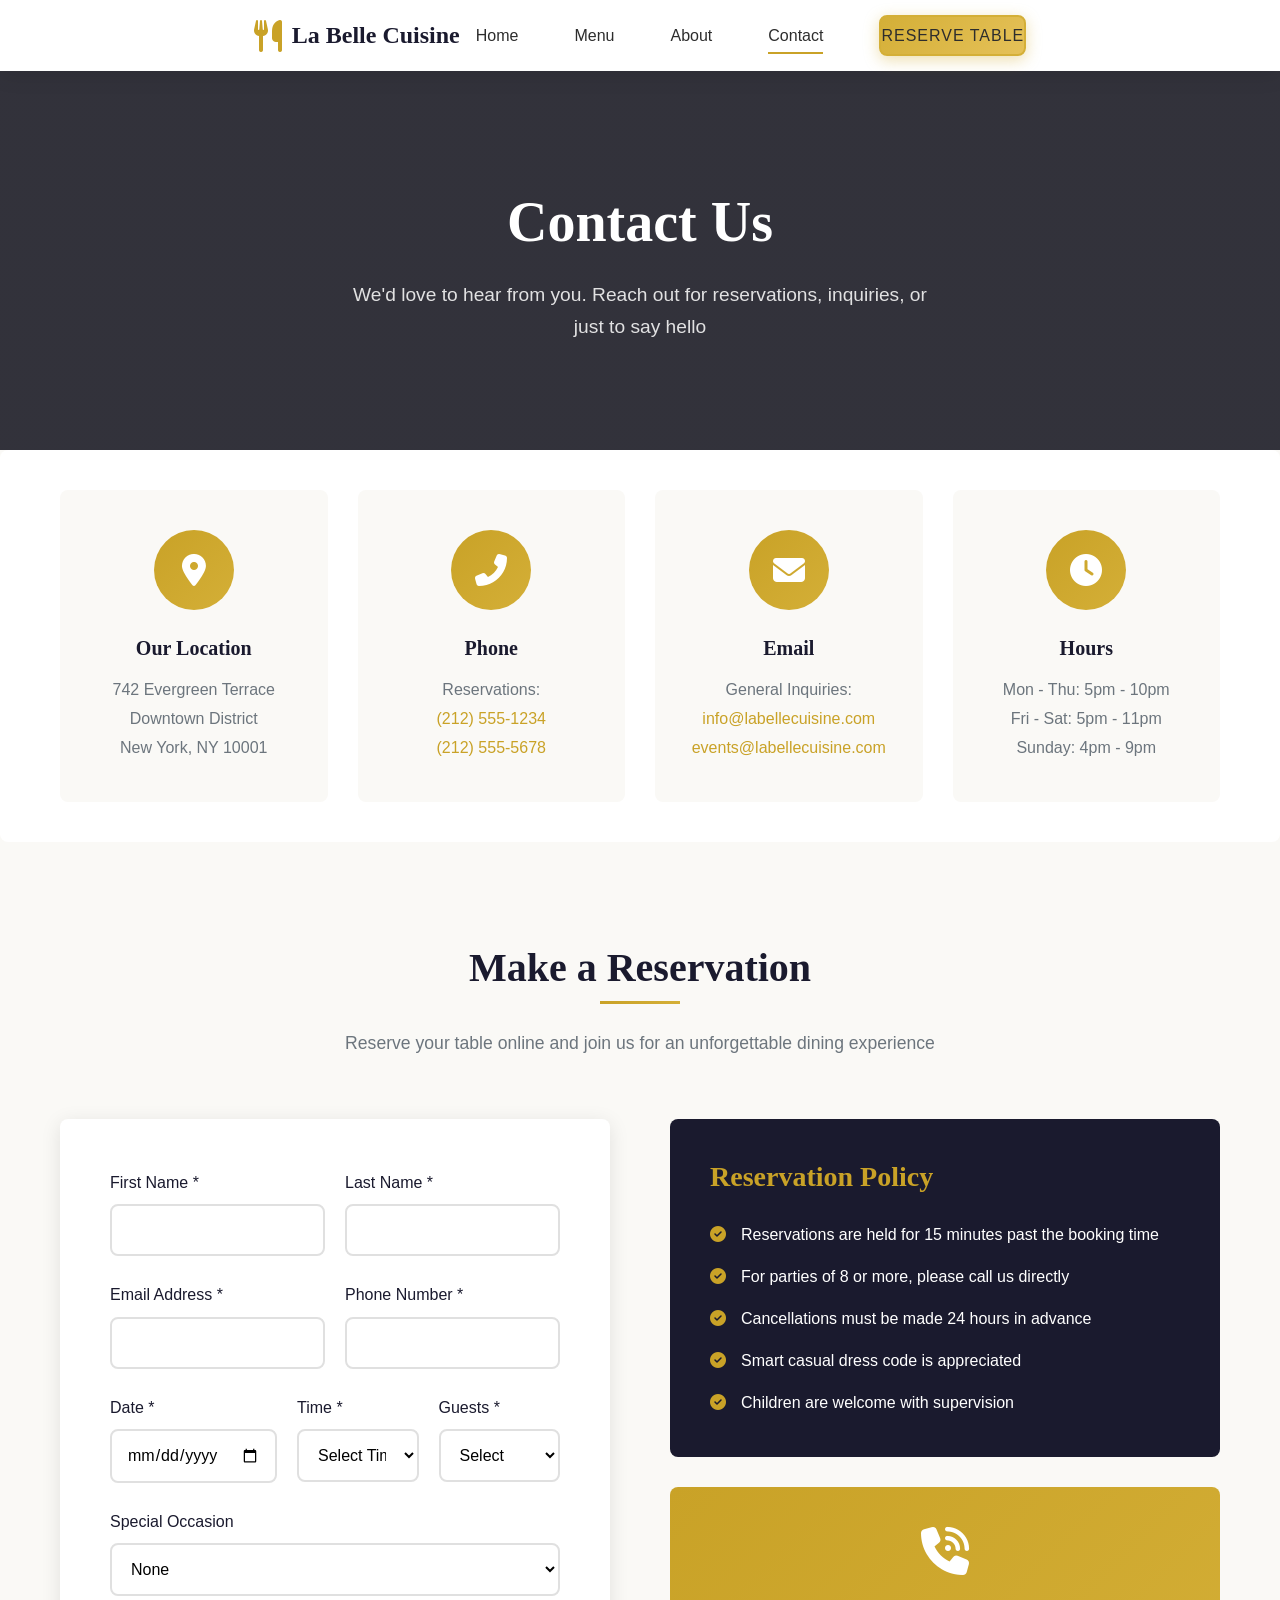
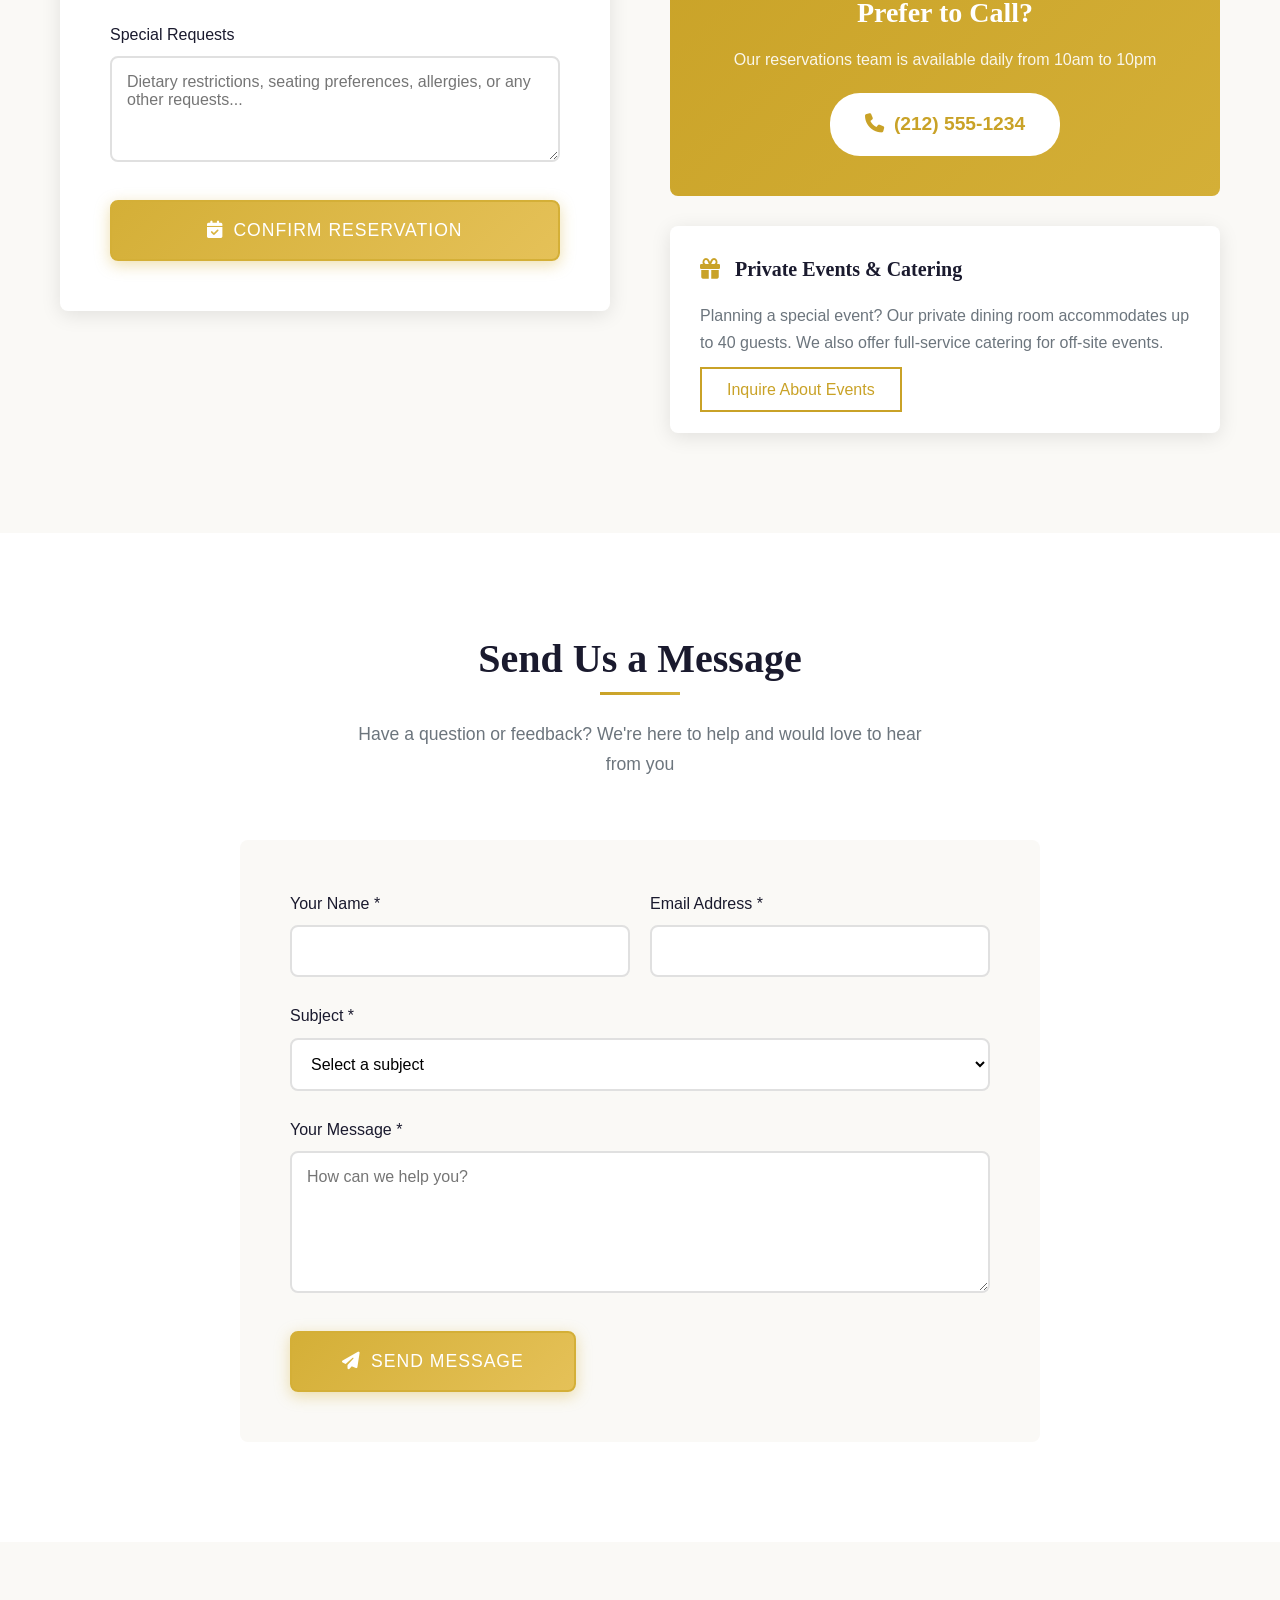
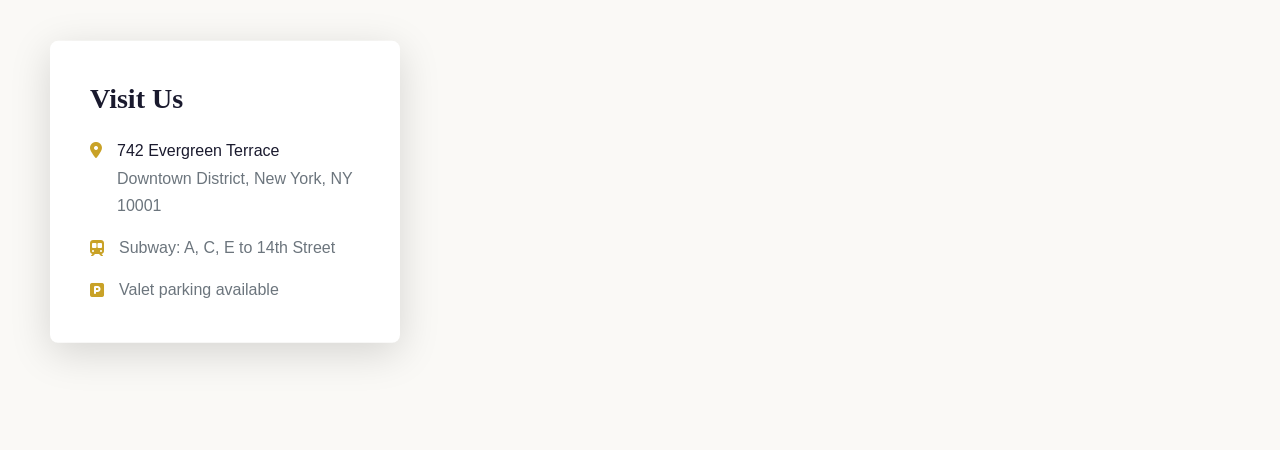
<file: contact.html>
<!DOCTYPE html>
<html lang="en">
<head>
    <meta charset="UTF-8">
    <meta name="viewport" content="width=device-width, initial-scale=1.0">
    <meta name="description" content="Contact La Belle Cuisine for reservations, private events, or inquiries. Visit us at our downtown location or reach out online.">
    <title>Contact Us | La Belle Cuisine</title>
    <link rel="stylesheet" href="style.css">
    <link rel="stylesheet" href="https://cdnjs.cloudflare.com/ajax/libs/font-awesome/6.4.0/css/all.min.css">
</head>
<body>
    <!-- Navigation -->
    <nav class="navbar scrolled">
        <div class="container">
            <a href="index.html" class="nav-logo">
                <i class="fas fa-utensils" style="font-size: 2rem; color: var(--primary-color);"></i>
                <span>La Belle Cuisine</span>
            </a>
            <div class="nav-menu">
                <a href="index.html">Home</a>
                <a href="menu.html">Menu</a>
                <a href="about.html">About</a>
                <a href="contact.html" class="active">Contact</a>
                <a href="#reservations" class="btn btn-primary">Reserve Table</a>
            </div>
            <div class="hamburger">
                <span></span>
                <span></span>
                <span></span>
            </div>
        </div>
    </nav>

    <!-- Page Header -->
    <header class="page-header" style="background: linear-gradient(rgba(15, 15, 26, 0.85), rgba(15, 15, 26, 0.85)), url('https://images.unsplash.com/photo-1517248135467-4c7edcad34c4?ixlib=rb-4.0.3&auto=format&fit=crop&w=1920&q=80') center/cover no-repeat; min-height: 50vh; display: flex; align-items: center; justify-content: center; text-align: center; padding-top: 80px;">
        <div class="container">
            <h1 style="color: var(--white); font-size: 3.5rem; margin-bottom: 20px;">Contact Us</h1>
            <p style="color: var(--text-light); font-size: 1.2rem; max-width: 600px; margin: 0 auto; opacity: 0.9;">We'd love to hear from you. Reach out for reservations, inquiries, or just to say hello</p>
        </div>
    </header>

    <!-- Contact Information Section -->
    <section class="contact-info section-padding" style="background: var(--white);">
        <div class="container">
            <div style="display: grid; grid-template-columns: repeat(4, 1fr); gap: 30px;">
                <!-- Address Card -->
                <div style="text-align: center; padding: 40px 25px; background: var(--bg-light); border-radius: var(--border-radius); transition: var(--transition);" onmouseover="this.style.transform='translateY(-10px)'; this.style.boxShadow='var(--shadow-lg)';" onmouseout="this.style.transform='translateY(0)'; this.style.boxShadow='none';">
                    <div style="width: 80px; height: 80px; background: linear-gradient(135deg, var(--primary-color), var(--accent-color)); border-radius: 50%; display: flex; align-items: center; justify-content: center; margin: 0 auto 25px;">
                        <i class="fas fa-map-marker-alt" style="font-size: 2rem; color: var(--white);"></i>
                    </div>
                    <h4 style="margin-bottom: 15px; color: var(--secondary-color);">Our Location</h4>
                    <p style="color: var(--text-muted); line-height: 1.8;">
                        742 Evergreen Terrace<br>
                        Downtown District<br>
                        New York, NY 10001
                    </p>
                </div>

                <!-- Phone Card -->
                <div style="text-align: center; padding: 40px 25px; background: var(--bg-light); border-radius: var(--border-radius); transition: var(--transition);" onmouseover="this.style.transform='translateY(-10px)'; this.style.boxShadow='var(--shadow-lg)';" onmouseout="this.style.transform='translateY(0)'; this.style.boxShadow='none';">
                    <div style="width: 80px; height: 80px; background: linear-gradient(135deg, var(--primary-color), var(--accent-color)); border-radius: 50%; display: flex; align-items: center; justify-content: center; margin: 0 auto 25px;">
                        <i class="fas fa-phone-alt" style="font-size: 2rem; color: var(--white);"></i>
                    </div>
                    <h4 style="margin-bottom: 15px; color: var(--secondary-color);">Phone</h4>
                    <p style="color: var(--text-muted); line-height: 1.8;">
                        Reservations:<br>
                        <a href="tel:+12125551234" style="color: var(--primary-color); font-weight: 500;">(212) 555-1234</a><br>
                        <a href="tel:+12125555678" style="color: var(--primary-color); font-weight: 500;">(212) 555-5678</a>
                    </p>
                </div>

                <!-- Email Card -->
                <div style="text-align: center; padding: 40px 25px; background: var(--bg-light); border-radius: var(--border-radius); transition: var(--transition);" onmouseover="this.style.transform='translateY(-10px)'; this.style.boxShadow='var(--shadow-lg)';" onmouseout="this.style.transform='translateY(0)'; this.style.boxShadow='none';">
                    <div style="width: 80px; height: 80px; background: linear-gradient(135deg, var(--primary-color), var(--accent-color)); border-radius: 50%; display: flex; align-items: center; justify-content: center; margin: 0 auto 25px;">
                        <i class="fas fa-envelope" style="font-size: 2rem; color: var(--white);"></i>
                    </div>
                    <h4 style="margin-bottom: 15px; color: var(--secondary-color);">Email</h4>
                    <p style="color: var(--text-muted); line-height: 1.8;">
                        General Inquiries:<br>
                        <a href="mailto:info@labellecuisine.com" style="color: var(--primary-color); font-weight: 500;">info@labellecuisine.com</a><br>
                        <a href="mailto:events@labellecuisine.com" style="color: var(--primary-color); font-weight: 500;">events@labellecuisine.com</a>
                    </p>
                </div>

                <!-- Hours Card -->
                <div style="text-align: center; padding: 40px 25px; background: var(--bg-light); border-radius: var(--border-radius); transition: var(--transition);" onmouseover="this.style.transform='translateY(-10px)'; this.style.boxShadow='var(--shadow-lg)';" onmouseout="this.style.transform='translateY(0)'; this.style.boxShadow='none';">
                    <div style="width: 80px; height: 80px; background: linear-gradient(135deg, var(--primary-color), var(--accent-color)); border-radius: 50%; display: flex; align-items: center; justify-content: center; margin: 0 auto 25px;">
                        <i class="fas fa-clock" style="font-size: 2rem; color: var(--white);"></i>
                    </div>
                    <h4 style="margin-bottom: 15px; color: var(--secondary-color);">Hours</h4>
                    <p style="color: var(--text-muted); line-height: 1.8;">
                        Mon - Thu: 5pm - 10pm<br>
                        Fri - Sat: 5pm - 11pm<br>
                        Sunday: 4pm - 9pm
                    </p>
                </div>
            </div>
        </div>
    </section>

    <!-- Reservation Form Section -->
    <section id="reservations" class="reservations-section section-padding" style="background: var(--bg-light);">
        <div class="container">
            <div class="section-title">
                <h2>Make a Reservation</h2>
                <p>Reserve your table online and join us for an unforgettable dining experience</p>
            </div>

            <div style="display: grid; grid-template-columns: 1fr 1fr; gap: 60px; align-items: start;">
                <!-- Reservation Form -->
                <div style="background: var(--white); padding: 50px; border-radius: var(--border-radius); box-shadow: var(--shadow);">
                    <form id="reservationForm">
                        <div style="display: grid; grid-template-columns: 1fr 1fr; gap: 20px;">
                            <div style="margin-bottom: 25px;">
                                <label for="firstName" style="display: block; margin-bottom: 8px; font-weight: 500; color: var(--secondary-color);">First Name *</label>
                                <input type="text" id="firstName" name="firstName" required style="width: 100%; padding: 15px; border: 2px solid #e0e0e0; border-radius: var(--border-radius); font-family: 'Poppins', sans-serif; font-size: 1rem; transition: var(--transition);" onfocus="this.style.borderColor='var(--primary-color)'" onblur="this.style.borderColor='#e0e0e0'">
                            </div>
                            <div style="margin-bottom: 25px;">
                                <label for="lastName" style="display: block; margin-bottom: 8px; font-weight: 500; color: var(--secondary-color);">Last Name *</label>
                                <input type="text" id="lastName" name="lastName" required style="width: 100%; padding: 15px; border: 2px solid #e0e0e0; border-radius: var(--border-radius); font-family: 'Poppins', sans-serif; font-size: 1rem; transition: var(--transition);" onfocus="this.style.borderColor='var(--primary-color)'" onblur="this.style.borderColor='#e0e0e0'">
                            </div>
                        </div>

                        <div style="display: grid; grid-template-columns: 1fr 1fr; gap: 20px;">
                            <div style="margin-bottom: 25px;">
                                <label for="email" style="display: block; margin-bottom: 8px; font-weight: 500; color: var(--secondary-color);">Email Address *</label>
                                <input type="email" id="email" name="email" required style="width: 100%; padding: 15px; border: 2px solid #e0e0e0; border-radius: var(--border-radius); font-family: 'Poppins', sans-serif; font-size: 1rem; transition: var(--transition);" onfocus="this.style.borderColor='var(--primary-color)'" onblur="this.style.borderColor='#e0e0e0'">
                            </div>
                            <div style="margin-bottom: 25px;">
                                <label for="phone" style="display: block; margin-bottom: 8px; font-weight: 500; color: var(--secondary-color);">Phone Number *</label>
                                <input type="tel" id="phone" name="phone" required style="width: 100%; padding: 15px; border: 2px solid #e0e0e0; border-radius: var(--border-radius); font-family: 'Poppins', sans-serif; font-size: 1rem; transition: var(--transition);" onfocus="this.style.borderColor='var(--primary-color)'" onblur="this.style.borderColor='#e0e0e0'">
                            </div>
                        </div>

                        <div style="display: grid; grid-template-columns: 1fr 1fr 1fr; gap: 20px;">
                            <div style="margin-bottom: 25px;">
                                <label for="date" style="display: block; margin-bottom: 8px; font-weight: 500; color: var(--secondary-color);">Date *</label>
                                <input type="date" id="date" name="date" required style="width: 100%; padding: 15px; border: 2px solid #e0e0e0; border-radius: var(--border-radius); font-family: 'Poppins', sans-serif; font-size: 1rem; transition: var(--transition);" onfocus="this.style.borderColor='var(--primary-color)'" onblur="this.style.borderColor='#e0e0e0'">
                            </div>
                            <div style="margin-bottom: 25px;">
                                <label for="time" style="display: block; margin-bottom: 8px; font-weight: 500; color: var(--secondary-color);">Time *</label>
                                <select id="time" name="time" required style="width: 100%; padding: 15px; border: 2px solid #e0e0e0; border-radius: var(--border-radius); font-family: 'Poppins', sans-serif; font-size: 1rem; transition: var(--transition); background: var(--white);" onfocus="this.style.borderColor='var(--primary-color)'" onblur="this.style.borderColor='#e0e0e0'">
                                    <option value="">Select Time</option>
                                    <option value="17:00">5:00 PM</option>
                                    <option value="17:30">5:30 PM</option>
                                    <option value="18:00">6:00 PM</option>
                                    <option value="18:30">6:30 PM</option>
                                    <option value="19:00">7:00 PM</option>
                                    <option value="19:30">7:30 PM</option>
                                    <option value="20:00">8:00 PM</option>
                                    <option value="20:30">8:30 PM</option>
                                    <option value="21:00">9:00 PM</option>
                                    <option value="21:30">9:30 PM</option>
                                </select>
                            </div>
                            <div style="margin-bottom: 25px;">
                                <label for="guests" style="display: block; margin-bottom: 8px; font-weight: 500; color: var(--secondary-color);">Guests *</label>
                                <select id="guests" name="guests" required style="width: 100%; padding: 15px; border: 2px solid #e0e0e0; border-radius: var(--border-radius); font-family: 'Poppins', sans-serif; font-size: 1rem; transition: var(--transition); background: var(--white);" onfocus="this.style.borderColor='var(--primary-color)'" onblur="this.style.borderColor='#e0e0e0'">
                                    <option value="">Select</option>
                                    <option value="1">1 Guest</option>
                                    <option value="2">2 Guests</option>
                                    <option value="3">3 Guests</option>
                                    <option value="4">4 Guests</option>
                                    <option value="5">5 Guests</option>
                                    <option value="6">6 Guests</option>
                                    <option value="7">7 Guests</option>
                                    <option value="8">8+ Guests</option>
                                </select>
                            </div>
                        </div>

                        <div style="margin-bottom: 25px;">
                            <label for="occasion" style="display: block; margin-bottom: 8px; font-weight: 500; color: var(--secondary-color);">Special Occasion</label>
                            <select id="occasion" name="occasion" style="width: 100%; padding: 15px; border: 2px solid #e0e0e0; border-radius: var(--border-radius); font-family: 'Poppins', sans-serif; font-size: 1rem; transition: var(--transition); background: var(--white);" onfocus="this.style.borderColor='var(--primary-color)'" onblur="this.style.borderColor='#e0e0e0'">
                                <option value="">None</option>
                                <option value="birthday">Birthday</option>
                                <option value="anniversary">Anniversary</option>
                                <option value="date">Date Night</option>
                                <option value="business">Business Dinner</option>
                                <option value="celebration">Celebration</option>
                                <option value="other">Other</option>
                            </select>
                        </div>

                        <div style="margin-bottom: 30px;">
                            <label for="requests" style="display: block; margin-bottom: 8px; font-weight: 500; color: var(--secondary-color);">Special Requests</label>
                            <textarea id="requests" name="requests" rows="4" placeholder="Dietary restrictions, seating preferences, allergies, or any other requests..." style="width: 100%; padding: 15px; border: 2px solid #e0e0e0; border-radius: var(--border-radius); font-family: 'Poppins', sans-serif; font-size: 1rem; transition: var(--transition); resize: vertical;" onfocus="this.style.borderColor='var(--primary-color)'" onblur="this.style.borderColor='#e0e0e0'"></textarea>
                        </div>

                        <button type="submit" class="btn btn-primary" style="width: 100%; padding: 18px; font-size: 1.1rem;">
                            <i class="fas fa-calendar-check" style="margin-right: 10px;"></i>Confirm Reservation
                        </button>
                    </form>
                </div>

                <!-- Reservation Info -->
                <div>
                    <div style="background: var(--secondary-color); color: var(--white); padding: 40px; border-radius: var(--border-radius); margin-bottom: 30px;">
                        <h3 style="color: var(--primary-color); margin-bottom: 25px;">Reservation Policy</h3>
                        <ul style="space-y: 15px;">
                            <li style="display: flex; align-items: flex-start; margin-bottom: 15px;">
                                <i class="fas fa-check-circle" style="color: var(--primary-color); margin-right: 15px; margin-top: 5px;"></i>
                                <span>Reservations are held for 15 minutes past the booking time</span>
                            </li>
                            <li style="display: flex; align-items: flex-start; margin-bottom: 15px;">
                                <i class="fas fa-check-circle" style="color: var(--primary-color); margin-right: 15px; margin-top: 5px;"></i>
                                <span>For parties of 8 or more, please call us directly</span>
                            </li>
                            <li style="display: flex; align-items: flex-start; margin-bottom: 15px;">
                                <i class="fas fa-check-circle" style="color: var(--primary-color); margin-right: 15px; margin-top: 5px;"></i>
                                <span>Cancellations must be made 24 hours in advance</span>
                            </li>
                            <li style="display: flex; align-items: flex-start; margin-bottom: 15px;">
                                <i class="fas fa-check-circle" style="color: var(--primary-color); margin-right: 15px; margin-top: 5px;"></i>
                                <span>Smart casual dress code is appreciated</span>
                            </li>
                            <li style="display: flex; align-items: flex-start;">
                                <i class="fas fa-check-circle" style="color: var(--primary-color); margin-right: 15px; margin-top: 5px;"></i>
                                <span>Children are welcome with supervision</span>
                            </li>
                        </ul>
                    </div>

                    <div style="background: linear-gradient(135deg, var(--primary-color), var(--accent-color)); padding: 40px; border-radius: var(--border-radius); text-align: center; color: var(--white);">
                        <i class="fas fa-phone-volume" style="font-size: 3rem; margin-bottom: 20px;"></i>
                        <h3 style="color: var(--white); margin-bottom: 15px;">Prefer to Call?</h3>
                        <p style="margin-bottom: 20px; opacity: 0.9;">Our reservations team is available daily from 10am to 10pm</p>
                        <a href="tel:+12125551234" style="display: inline-block; background: var(--white); color: var(--primary-color); padding: 15px 35px; border-radius: 30px; font-weight: 600; font-size: 1.2rem;">
                            <i class="fas fa-phone" style="margin-right: 10px;"></i>(212) 555-1234
                        </a>
                    </div>

                    <div style="margin-top: 30px; padding: 30px; background: var(--white); border-radius: var(--border-radius); box-shadow: var(--shadow);">
                        <h4 style="margin-bottom: 20px; display: flex; align-items: center;">
                            <i class="fas fa-gift" style="color: var(--primary-color); margin-right: 15px;"></i>
                            Private Events & Catering
                        </h4>
                        <p style="color: var(--text-muted); margin-bottom: 20px;">Planning a special event? Our private dining room accommodates up to 40 guests. We also offer full-service catering for off-site events.</p>
                        <a href="mailto:events@labellecuisine.com" class="btn btn-outline" style="border: 2px solid var(--primary-color); color: var(--primary-color); padding: 12px 25px;">
                            Inquire About Events
                        </a>
                    </div>
                </div>
            </div>
        </div>
    </section>

    <!-- Contact Form Section -->
    <section class="contact-form-section section-padding" style="background: var(--white);">
        <div class="container">
            <div class="section-title">
                <h2>Send Us a Message</h2>
                <p>Have a question or feedback? We're here to help and would love to hear from you</p>
            </div>

            <div style="max-width: 800px; margin: 0 auto;">
                <form id="contactForm" style="background: var(--bg-light); padding: 50px; border-radius: var(--border-radius);">
                    <div style="display: grid; grid-template-columns: 1fr 1fr; gap: 20px;">
                        <div style="margin-bottom: 25px;">
                            <label for="contactName" style="display: block; margin-bottom: 8px; font-weight: 500; color: var(--secondary-color);">Your Name *</label>
                            <input type="text" id="contactName" name="contactName" required style="width: 100%; padding: 15px; border: 2px solid #e0e0e0; border-radius: var(--border-radius); font-family: 'Poppins', sans-serif; font-size: 1rem; transition: var(--transition); background: var(--white);" onfocus="this.style.borderColor='var(--primary-color)'" onblur="this.style.borderColor='#e0e0e0'">
                        </div>
                        <div style="margin-bottom: 25px;">
                            <label for="contactEmail" style="display: block; margin-bottom: 8px; font-weight: 500; color: var(--secondary-color);">Email Address *</label>
                            <input type="email" id="contactEmail" name="contactEmail" required style="width: 100%; padding: 15px; border: 2px solid #e0e0e0; border-radius: var(--border-radius); font-family: 'Poppins', sans-serif; font-size: 1rem; transition: var(--transition); background: var(--white);" onfocus="this.style.borderColor='var(--primary-color)'" onblur="this.style.borderColor='#e0e0e0'">
                        </div>
                    </div>

                    <div style="margin-bottom: 25px;">
                        <label for="subject" style="display: block; margin-bottom: 8px; font-weight: 500; color: var(--secondary-color);">Subject *</label>
                        <select id="subject" name="subject" required style="width: 100%; padding: 15px; border: 2px solid #e0e0e0; border-radius: var(--border-radius); font-family: 'Poppins', sans-serif; font-size: 1rem; transition: var(--transition); background: var(--white);" onfocus="this.style.borderColor='var(--primary-color)'" onblur="this.style.borderColor='#e0e0e0'">
                            <option value="">Select a subject</option>
                            <option value="general">General Inquiry</option>
                            <option value="feedback">Feedback</option>
                            <option value="careers">Career Opportunities</option>
                            <option value="press">Press & Media</option>
                            <option value="partnership">Partnership Opportunities</option>
                            <option value="other">Other</option>
                        </select>
                    </div>

                    <div style="margin-bottom: 30px;">
                        <label for="message" style="display: block; margin-bottom: 8px; font-weight: 500; color: var(--secondary-color);">Your Message *</label>
                        <textarea id="message" name="message" rows="6" required placeholder="How can we help you?" style="width: 100%; padding: 15px; border: 2px solid #e0e0e0; border-radius: var(--border-radius); font-family: 'Poppins', sans-serif; font-size: 1rem; transition: var(--transition); resize: vertical; background: var(--white);" onfocus="this.style.borderColor='var(--primary-color)'" onblur="this.style.borderColor='#e0e0e0'"></textarea>
                    </div>

                    <button type="submit" class="btn btn-primary" style="padding: 18px 50px; font-size: 1.1rem;">
                        <i class="fas fa-paper-plane" style="margin-right: 10px;"></i>Send Message
                    </button>
                </form>
            </div>
        </div>
    </section>

    <!-- Map Section -->
    <section class="map-section" style="height: 500px; position: relative;">
        <iframe 
            src="https://www.google.com/maps/embed?pb=!1m18!1m12!1m3!1d3022.9663095343008!2d-74.00425878428698!3d40.74076904379132!2m3!1f0!2f0!3f0!3m2!1i1024!2i768!4f13.1!3m3!1m2!1s0x89c259bf5c1654f3%3A0xc80f9cfce5383d5d!2sGoogle%20NYC!5e0!3m2!1sen!2sus!4v1635959090000!5m2!1sen!2sus" 
            width="100%" 
            height="100%" 
            style="border:0;" 
            allowfullscreen="" 
            loading="lazy" 
            referrerpolicy="no-referrer-when-downgrade">
        </iframe>
        <div style="position: absolute; top: 50%; left: 50px; transform: translateY(-50%); background: var(--white); padding: 40px; border-radius: var(--border-radius); box-shadow: var(--shadow-lg); max-width: 350px;">
            <h3 style="margin-bottom: 20px; color: var(--secondary-color);">Visit Us</h3>
            <div style="display: flex; align-items: flex-start; margin-bottom: 15px;">
                <i class="fas fa-map-marker-alt" style="color: var(--primary-color); margin-right: 15px; margin-top: 5px;"></i>
                <div>
                    <p style="font-weight: 500; color: var(--secondary-color);">742 Evergreen Terrace</p>
                    <p style="color: var(--text-muted);">Downtown District, New York, NY 10001</p>
                </div>
            </div>
            <div style="display: flex; align-items: center; margin-bottom: 15px;">
                <i class="fas fa-subway" style="color: var(--primary-color); margin-right: 15px;"></i>
                <p style="color: var(--text-muted);">Subway: A, C, E to 14th Street</p>
            </div>
            <div style="display: flex; align-items: center;">
                <i class="fas fa-parking" style="color: var(--primary-color); margin-right: 15px;"></i>
                <p style="color: var(--text-muted);">Valet parking available</p>
            </div>
            <a href="https://maps.google.com" target="_blank" class="btn btn-primary" style="margin-top:
</file>
<file: style.css>
/* ── Boris's design system ── */
@import url('https://fonts.googleapis.com/css2?family=Open+Sans:wght@400;700&family=Roboto+Slab:wght@400;700&display=swap');

:root {
  --font-primary: 'Open Sans', sans-serif;
  --font-secondary: 'Roboto Slab', serif;
  --color-light: #ffffff;
  --color-dark: #333333;
  --color-accent: #e63946;
  --color-bg: #f1faee;
  --color-text: #1d3557;
  --hero-bg: #a8dadc;
  --spacing-xs: 4px;
  --spacing-sm: 8px;
  --spacing-md: 16px;
  --spacing-lg: 24px;
  --transition-fast: 0.2s ease-in-out;
  --transition-medium: 0.4s ease-in-out;
  --transition-slow: 0.6s ease-in-out;
}

body {
  font-family: var(--font-primary);
  color: var(--color-text);
  background-color: var(--color-bg);
  margin: 0;
  padding: 0;
}

.navbar {
  background-color: var(--color-text);
  padding: var(--spacing-md) var(--spacing-lg);
  display: flex;
  justify-content: space-between;
  align-items: center;
}

.navbar a {
  color: var(--color-light);
  margin: 0 var(--spacing-sm);
  text-decoration: none;
  transition: color var(--transition-fast);
}

.navbar a:hover {
  color: var(--color-accent);
}

.hero {
  background-color: var(--hero-bg);
  padding: var(--spacing-lg);
  text-align: center;
  color: var(--color-dark);
}

.btn-primary, .btn-secondary {
  padding: var(--spacing-sm) var(--spacing-md);
  border: none;
  cursor: pointer;
  border-radius: var(--spacing-xs);
  font-size: 1rem;
  transition: background-color var(--transition-fast);
}

.btn-primary {
  background-color: var(--color-accent);
  color: var(--color-light);
}

.btn-primary:hover {
  background-color: darken(var(--color-accent), 10%);
}

.btn-secondary {
  background-color: var(--color-light);
  color: var(--color-text);
  border: 2px solid var(--color-accent);
}

.btn-secondary:hover {
  background-color: var(--color-accent);
  color: var(--color-light);
}

.card {
  background-color: var(--color-light);
  margin: var(--spacing-md);
  padding: var(--spacing-md);
  box-shadow: 0 2px 4px rgba(0, 0, 0, 0.1);
  border-radius: var(--spacing-xs);
  transition: box-shadow var(--transition-medium);
}

.card:hover {
  box-shadow: 0 4px 8px rgba(0, 0, 0, 0.2);
}

.footer {
  background-color: var(--color-text);
  color: var(--color-light);
  padding: var(--spacing-lg);
  text-align: center;
  font-family: var(--font-secondary);
}

.footer a {
  color: var(--color-light);
  text-decoration: none;
  transition: color var(--transition-fast);
}

.footer a:hover {
  color: var(--color-accent);
}

@media (prefers-color-scheme: dark) {
  :root {
    --color-light: #1d3557;
    --color-dark: #f1faee;
    --color-bg: #1d1f21;
    --color-text: #f1faee;
    --hero-bg: #457b9d;
  }

  .navbar, .footer {
    background-color: var(--color-dark);
  }

  .btn-primary {
    background-color: #457b9d;
  }

  .btn-secondary {
    color: var(--color-dark);
    border-color: var(--color-dark);
  }

  .hero {
    color: var(--color-light);
  }

  .card {
    background-color: var(--color-dark);
    color: var(--color-light);
  }
}

/* ── Project styles ── */
/* Google Fonts */
@import url('https://fonts.googleapis.com/css2?family=Playfair+Display:wght@400;500;600;700&family=Poppins:wght@300;400;500;600&display=swap');

/* CSS Variables */
:root {
    --primary-color: #c9a227;
    --primary-dark: #a8861e;
    --secondary-color: #1a1a2e;
    --accent-color: #d4af37;
    --golden-accent: #D4AF37;
    --text-dark: #2d2d2d;
    --text-light: #f5f5f5;
    --text-muted: #6c757d;
    --bg-light: #faf9f6;
    --bg-dark: #0f0f1a;
    --white: #ffffff;
    --shadow: 0 4px 20px rgba(0, 0, 0, 0.1);
    --shadow-lg: 0 10px 40px rgba(0, 0, 0, 0.15);
    --transition: all 0.3s ease;
    --border-radius: 8px;
}

/* Reset & Base Styles */
*, *::before, *::after {
    margin: 0;
    padding: 0;
    box-sizing: border-box;
}

html {
    scroll-behavior: smooth;
}

body {
    font-family: 'Poppins', sans-serif;
    font-size: 16px;
    line-height: 1.7;
    color: var(--text-dark);
    background-color: var(--bg-light);
    overflow-x: hidden;
}

h1, h2, h3, h4, h5, h6 {
    font-family: 'Playfair Display', serif;
    font-weight: 600;
    line-height: 1.3;
    color: var(--secondary-color);
}

h1 { font-size: 3.5rem; }
h2 { font-size: 2.5rem; }
h3 { font-size: 1.75rem; }
h4 { font-size: 1.25rem; }

a {
    text-decoration: none;
    color: inherit;
    transition: var(--transition);
}

ul {
    list-style: none;
}

img {
    max-width: 100%;
    height: auto;
    display: block;
}

.container {
    max-width: 1200px;
    margin: 0 auto;
    padding: 0 20px;
}

/* Utility Classes */
.section-padding {
    padding: 100px 0;
}

.section-title {
    text-align: center;
    margin-bottom: 60px;
}

.section-title h2 {
    position: relative;
    display: inline-block;
    margin-bottom: 15px;
}

.section-title h2::after {
    content: '';
    position: absolute;
    bottom: -10px;
    left: 50%;
    transform: translateX(-50%);
    width: 80px;
    height: 3px;
    background: linear-gradient(90deg, var(--primary-color), var(--accent-color));
}

.section-title p {
    color: var(--text-muted);
    font-size: 1.1rem;
    max-width: 600px;
    margin: 20px auto 0;
}

/* Navigation Styles */
.navbar {
    position: fixed;
    top: 0;
    left: 0;
    width: 100%;
    z-index: 1000;
    padding: 20px 0;
    transition: var(--transition);
    background: transparent;
}

.navbar.scrolled {
    background: var(--white);
    box-shadow: var(--shadow);
    padding: 15px 0;
}

.navbar .container {
    display: flex;
    justify-content: space-between;
    align-items: center;
}

.nav-logo {
    display: flex;
    align-items: center;
    gap: 10px;
}

.nav-logo img {
    height: 50px;
    width: auto;
}

.nav-logo span {
    font-family: 'Playfair Display', serif;
    font-size: 1.5rem;
    font-weight: 700;
    color: var(--primary-color);
}

.navbar.scrolled .nav-logo span {
    color: var(--secondary-color);
}

.nav-menu {
    display: flex;
    align-items: center;
    gap: 40px;
}

.nav-menu a {
    font-weight: 500;
    color: var(--white);
    position: relative;
    padding: 5px 0;
}

.navbar.scrolled .nav-menu a {
    color: var(--text-dark);
}

.nav-menu a::after {
    content: '';
    position: absolute;
    bottom: 0;
    left: 0;
    width: 0;
    height: 2px;
    background: var(--primary-color);
    transition: var(--transition);
}

.nav-menu a:hover::after,
.nav-menu a.active::after {
    width: 100%;
}

.nav-menu a:hover,
.nav-menu a.active {
    color: var(--primary-color);
}

.nav-toggle {
    display: none;
    flex-direction: column;
    gap: 5px;
    cursor: pointer;
    padding: 5px;
}

.nav-toggle span {
    width: 25px;
    height: 3px;
    background: var(--white);
    transition: var(--transition);
}

.navbar.scrolled .nav-toggle span {
    background: var(--secondary-color);
}

/* Hero Section */
.hero {
    position: relative;
    min-height: 100vh;
    display: flex;
    align-items: center;
    justify-content: center;
    background-size: cover;
    background-position: center;
    background-attachment: fixed;
}

.hero::before {
    content: '';
    position: absolute;
    top: 0;
    left: 0;
    width: 100%;
    height: 100%;
    background: linear-gradient(135deg, rgba(26, 26, 46, 0.85) 0%, rgba(15, 15, 26, 0.7) 100%);
}

.hero-content {
    position: relative;
    z-index: 1;
    text-align: center;
    max-width: 800px;
    padding: 0 20px;
}

.hero-content h1 {
    color: var(--white);
    font-size: 4rem;
    margin-bottom: 20px;
    animation: fadeInUp 1s ease;
}

.hero-content h1::after {
    content: 'Namaste Yoga Studio';
}

.hero-content h1 {
    font-size: 0;
}

.hero-content h1::after {
    font-size: 4rem;
}

.hero-content .tagline {
    color: var(--primary-color);
    font-size: 1.25rem;
    letter-spacing: 3px;
    text-transform: uppercase;
    margin-bottom: 15px;
    animation: fadeInUp 1s ease 0.2s both;
}

.hero-content p {
    color: rgba(255, 255, 255, 0.9);
    font-size: 1.2rem;
    margin-bottom: 40px;
    animation: fadeInUp 1s ease 0.4s both;
}

.hero-buttons {
    display: flex;
    gap: 20px;
    justify-content: center;
    flex-wrap: wrap;
    animation: fadeInUp 1s ease 0.6s both;
}

/* Page Hero (for inner pages) */
.page-hero {
    position: relative;
    height: 50vh;
    min-height: 400px;
    display: flex;
    align-items: center;
    justify-content: center;
    background-size: cover;
    background-position: center;
}

.page-hero::before {
    content: '';
    position: absolute;
    top: 0;
    left: 0;
    width: 100%;
    height: 100%;
    background: linear-gradient(135deg, rgba(26, 26, 46, 0.9) 0%, rgba(15, 15, 26, 0.8) 100%);
}

.page-hero-content {
    position: relative;
    z-index: 1;
    text-align: center;
    color: var(--white);
}

.page-hero-content h1 {
    color: var(--white);
    font-size: 3.5rem;
    margin-bottom: 15px;
}

.page-hero-content p {
    color: var(--primary-color);
    font-size: 1.2rem;
    letter-spacing: 2px;
}

/* Buttons */
.btn-primary, .btn-secondary {
    display: inline-block;
    padding: 15px 35px;
    font-size: 1rem;
    font-weight: 500;
    text-transform: uppercase;
    letter-spacing: 1px;
    border-radius: var(--border-radius);
    cursor: pointer;
    transition: var(--transition);
    border: 2px solid transparent;
}

.btn-primary {
    background: linear-gradient(135deg, var(--golden-accent) 0%, #E5C158 100%);
    color: var(--white);
    border-color: var(--golden-accent);
    box-shadow: 0 4px 15px rgba(212, 175, 55, 0.4);
}

.btn-primary:hover {
    background: transparent;
    color: var(--golden-accent);
    transform: translateY(-3px);
    box-shadow: 0 6px 20px rgba(212, 175, 55, 0.5);
}

.btn-secondary {
    background: transparent;
    color: var(--white);
    border-color: var(--white);
}

.btn-secondary:hover {
    background: var(--white);
    color: var(--secondary-color);
    transform: translateY(-3px);
}

/* Card Styles */
.card {
    background: var(--white);
    border-radius: var(--border-radius);
    overflow: hidden;
    box-shadow: var(--shadow);
    transition: var(--transition);
}

.card:hover {
    transform: translateY(-10px);
    box-shadow: var(--shadow-lg);
}

.card-image {
    position: relative;
    height: 250px;
    overflow: hidden;
}

.card-image img {
    width: 100%;
    height: 100%;
    object-fit: cover;
    transition: var(--transition);
}

.card:hover .card-image img {
    transform: scale(1.1);
}

.card-content {
    padding: 25px;
}

.card-content h3 {
    margin-bottom: 10px;
}

.card-content p {
    color: var(--text-muted);
    margin-bottom: 15px;
}

/* Menu Card Specific */
.menu-card {
    display: flex;
    flex-direction: column;
}

.menu-card .card-content {
    flex: 1;
    display: flex;
    flex-direction: column;
}

.menu-card .price {
    font-family: 'Playfair Display', serif;
    font-size: 1.5rem;
    font-weight: 700;
    color: var(--primary-color);
    margin-top: auto;
}

.menu-card .category-tag {
    position: absolute;
    top: 15px;
    right: 15px;
    background: var(--primary-color);
    color: var(--white);
    padding: 5px 15px;
    border-radius: 20px;
    font-size: 0.8rem;
    text-transform: uppercase;
}

/* Grid Layouts */
.grid-3 {
    display: grid;
    grid-template-columns: repeat(3, 1fr);
    gap: 30px;
}

.grid-2 {
    display: grid;
    grid-template-columns: repeat(2, 1fr);
    gap: 30px;
}

.grid-4 {
    display: grid;
    grid-template-columns: repeat(4, 1fr);
    gap: 20px;
}

/* About Section */
.about-section {
    background: var(--white);
}

.about-grid {
    display: grid;
    grid-template-columns: 1fr 1fr;
    gap: 60px;
    align-items: center;
}

.about-image {
    position: relative;
}

.about-image img {
    border-radius: var(--border-radius);
    box-shadow: var(--shadow-lg);
}

.about-image::before {
    content: '';
    position: absolute;
    top: -20px;
    left: -20px;
    width: 100%;
    height: 100%;
    border: 3px solid var(--primary-color);
    border-radius: var(--border-radius);
    z-index: -1;
}

.about-content h2 {
    margin-bottom: 20px;
}

.about-content p {
    color: var(--text-muted);
    margin-bottom: 20px;
}

.about-features {
    display: grid;
    grid-template-columns: 1fr 1fr;
    gap: 20px;
    margin-top: 30px;
}

.feature-item {
    display: flex;
    align-items: center;
    gap: 15px;
}

.feature-item i {
    font-size: 2rem;
    color: var(--primary-color);
}

.feature-item span {
    font-weight: 500;
}

/* Menu Filter */
.menu-filter {
    display: flex;
    justify-content: center;
    gap: 15px;
    margin-bottom: 50px;
    flex-wrap: wrap;
}

.filter-btn {
    padding: 10px 25px;
    background: transparent;
    border: 2px solid var(--secondary-color);
    border-radius: 30px;
    font-size: 0.9rem;
    font-weight: 500;
    cursor: pointer;
    transition: var(--transition);
}

.filter-btn:hover,
.filter-btn.active {
    background: var(--secondary-color);
    color: var(--white);
}

/* Specials Section */
.specials-section {
    background: var(--secondary-color);
    color: var(--white);
}

.specials-section .section-title h2 {
    color: var(--white);
}

.specials-section .section-title p {
    color: rgba(255, 255, 255, 0.7);
}

.special-card {
    background: rgba(255, 255, 255, 0.05);
    border: 1px solid rgba(255, 255, 255, 0.1);
    text-align: center;
    padding: 40px 30px;
}

.special-card:hover {
    background: rgba(255, 255, 255, 0.1);
}

.special-card i {
    font-size: 3rem;
    color: var(--primary-color);
    margin-bottom: 20px;
}

.special-card h3 {
    color: var(--white);
    margin-bottom: 15px;
}

.special-card p {
    color: rgba(255, 255, 255, 0.7);
}

/* Team Section */
.team-grid {
    display: grid;
    grid-template-columns: repeat(3, 1fr);
    gap: 30px;
}

.team-card {
    text-align: center;
}

.team-card .card-image {
    height: 350px;
}

.team-card .card-content h3 {
    margin-bottom: 5px;
}

.team-card .position {
    color: var(--primary-color);
    font-weight: 500;
    margin-bottom: 15px;
    display: block;
}

.team-card .social-links {
    display: flex;
    justify-content: center;
    gap: 15px;
}

.team-card .social-links a {
    width: 40px;
    height: 40px;
    display: flex;
    align-items: center;
    justify-content: center;
    background: var(--bg-light);
    border-radius: 50%;
    color: var(--secondary-color);
    transition: var(--transition);
}

.team-card .social-links a:hover {
    background: var(--primary-color);
    color: var(--white);
}

/* Testimonials */
.testimonials-section {
    background: linear-gradient(135deg, var(--bg-light) 0%, var(--white) 100%);
}

.testimonial-card {
    padding: 40px;
    text-align: center;
}

.testimonial-card .quote {
    font-size: 1.1rem;
    font-style: italic;
    color: var(--text-muted);
    margin-bottom: 25px;
    position: relative;
}

.testimonial-card .quote::before {
    content: '"';
    font-family: 'Playfair Display', serif;
    font-size: 4rem;
    color: var(--primary-color);
    opacity: 0.3;
    position: absolute;
    top: -20px;
    left: 50%;
    transform: translateX(-50%);
}

.testimonial-card .author {
    display: flex;
    align-items: center;
    justify-content: center;
    gap: 15px;
}

.testimonial-card .author img {
    width: 60px;
    height: 60px;
    border-radius: 50%;
    object-fit: cover;
}

.testimonial-card .author-info h4 {
    font-size: 1rem;
    margin-bottom: 5px;
}

.testimonial-card .author-info span {
    color: var(--primary-color);
    font-size: 0.9rem;
}

.stars {
    color: var(--accent-color);
    margin-bottom: 15px;
}

/* Contact Section */
.contact-section {
    background: var(--white);
}

.contact-grid {
    display: grid;
    grid-template-columns: 1fr 1.5fr;
    gap: 60px;
}

.contact-info {
    padding: 40px;
    background: var(--secondary-color);
    border-radius: var(--border-radius);
    color: var(--white);
}

.contact-info h3 {
    color: var(--white);
    margin-bottom: 30px;
}

.info-item {
    display: flex;
    gap: 20px;
    margin-bottom: 30px;
}

.info-item i {
    font-size: 1.5rem;
    color: var(--primary-color);
    width: 50px;
    height: 50px;
    display: flex;
    align-items: center;
    justify-content: center;
    background: rgba(255, 255, 255, 0.1);
    border-radius: 50%;
}

.info-item h4 {
    color: var(--white);
    font-size: 1rem;
    margin-bottom: 5px;
}

.info-item p {
    color: rgba(255, 255, 255, 0.7);
    font-size: 0.95rem;
}

.social-links-large {
    display: flex;
    gap: 15px;
    margin-top: 40px;
}

.social-links-large a {
    width: 50px;
    height: 50px;
    display: flex;
    align-items: center;
    justify-content: center;
    background: rgba(255, 255, 255, 0.1);
    border-radius: 50%;
    color: var(--white);
    font-size: 1.2rem;
    transition: var(--transition);
}

.social-links-large a:hover {
    background: var(--primary-color);
    transform: translateY(-3px);
}

/* Forms */
.contact-form {
    padding: 40px;
    background: var(--bg-light);
    border-radius: var(--border-radius);
}

.contact-form h3 {
    margin-bottom: 30px;
}

.form-group {
    margin-bottom: 25px;
}

.form-group label {
    display: block;
    margin-bottom: 8px;
    font-weight: 500;
    color: var(--text-dark);
}

.form-group input,
.form-group textarea,
.form-group select {
    width: 100%;
    padding: 15px 20px;
    border: 2px solid #e0e0e0;
    border-radius: var(--border-radius);
    font-family: 'Poppins', sans-serif;
    font-size: 1rem;
    transition: var(--transition);
    background: var(--white);
}

.form-group input:focus,
.form-group textarea:focus,
.form-group select:focus {
    outline: none;
    border-color: var(--primary-color);
    box-shadow: 0 0 0 3px rgba(201, 162, 39, 0.1);
}

.form-group textarea {
    min-height: 150px;
    resize: vertical;
}

.form-row {
    display: grid;
    grid-template-columns: 1fr 1fr;
    gap: 20px;
}

/* Reservation Form */
.reservation-section {
    background: linear-gradient(135deg, var(--secondary-color) 0%, var(--bg-dark) 100%);
    color: var(--white);
}

.reservation-section .section-title h2 {
    color: var(--white);
}

.reservation-form {
    max-width: 700px;
    margin: 0 auto;
    background: rgba(255, 255, 255, 0.05);
    padding: 50px;
    border-radius: var(--border-radius);
    border: 1px solid rgba(255, 255, 255, 0.1);
}

.reservation-form .form-group label {
    color: var(--white);
}

.reservation-form .form-group input,
.reservation-form .form-group select {
    background: rgba(255, 255, 255, 0.1);
    border-color: rgba(255, 255, 255, 0.2);
    color: var(--white);
}

.reservation-form .form-group input::placeholder {
    color: rgba(255, 255, 255, 0.5);
}

.reservation-form .form-group input:focus,
.reservation-form .form-group select:focus {
    border-color: var(--primary-color);
    background: rgba(255, 255, 255, 0.15);
}

/* Map Section */
.map-section {
    height: 450px;
    background: var(--bg-light);
}

.map-section iframe {
    width: 100%;
    height: 100%;
    border: none;
}

/* Gallery */
.gallery-grid {
    display: grid;
    grid-template-columns: repeat(4, 1fr);
    gap: 15px;
}

.gallery-item {
    position: relative;
    height: 250px;
    overflow: hidden;
    border-radius: var(--border-radius);
    cursor: pointer;
}

.gallery-item img {
    width: 100%;
    height: 100%;
    object-fit: cover;
    transition: var(--transition);
}

.gallery-item:hover img {
    transform: scale(1.1);
}

.gallery-item::before {
    content: '';
    position: absolute;
    top: 0;
    left: 0;
    width: 100%;
    height: 100%;
    background: rgba(0, 0, 0, 0.5);
    opacity: 0;
    transition: var(--transition);
    z-index: 1;
}

.gallery-item:hover::before {
    opacity: 1;
}

.gallery-item i {
    position: absolute;
    top: 50%;
    left: 50%;
    transform: translate(-50%, -50%);
    font-size: 2rem;
    color: var(--white);
    opacity: 0;
    transition: var(--transition);
    z-index: 2;
}

.gallery-item:hover i {
    opacity: 1;
}

/* Stats Section */
.stats-section {
    background: var(--primary-color);
    padding: 60px 0;
}

.stats-grid {
    display: grid;
    grid-template-columns: repeat(4, 1fr);
    gap: 30px;
    text-align: center;
    color: var(--white);
}

.stat-item h3 {
    font-size: 3rem;
    color: var(--white);
    margin-bottom: 10px;
}

.stat-item p {
    font-size: 1rem;
    text-transform: uppercase;
    letter-spacing: 1px;
}

/* CTA Section */
.cta-section {
    background: linear-gradient(135deg, var(--secondary-color) 0%, var(--bg-dark) 100%);
    padding
</file>
